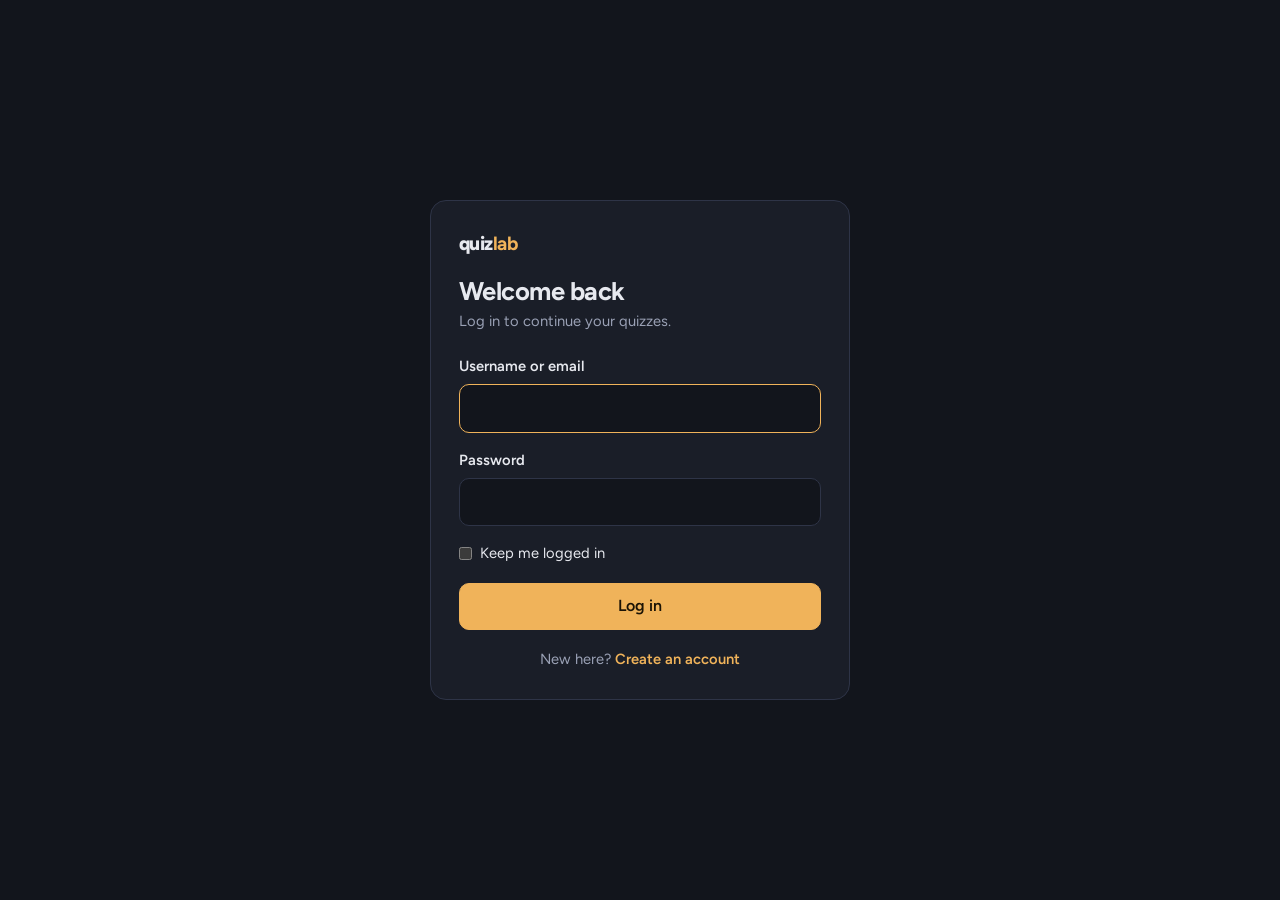
<file: quizlab/login.html>
<!DOCTYPE html>
<html lang="en" data-theme="dark">
<head>
<meta charset="utf-8">
<meta name="viewport" content="width=device-width, initial-scale=1">
<link rel="preconnect" href="https://fonts.googleapis.com">
<link href="https://fonts.googleapis.com/css2?family=Figtree:wght@400;500;600;700;800&display=swap" rel="stylesheet">
<link rel="stylesheet" href="style.css">
<script src="script.js"></script>
<title>Log in – quizlab</title>
</head>
<body>
  <main class="auth">
    <form method="post" action="login">
      <a class="logo" href="index.html">quiz<b>lab</b></a>
      <h1>Welcome back</h1>
      <p class="muted" style="margin-bottom:22px">Log in to continue your quizzes.</p>
      <div class="field"><label for="user">Username or email</label><input id="user" name="username" autocomplete="username" required autofocus></div>
      <div class="field"><label for="pw">Password</label><input id="pw" type="password" name="password" autocomplete="current-password" required></div>
      <label class="check"><input type="checkbox" name="remember"> Keep me logged in</label>
      <button class="btn block" type="submit">Log in</button>
      <p class="alt muted">New here? <a href="register.html">Create an account</a></p>
    </form>
  </main>
</body>
</html>
</file>
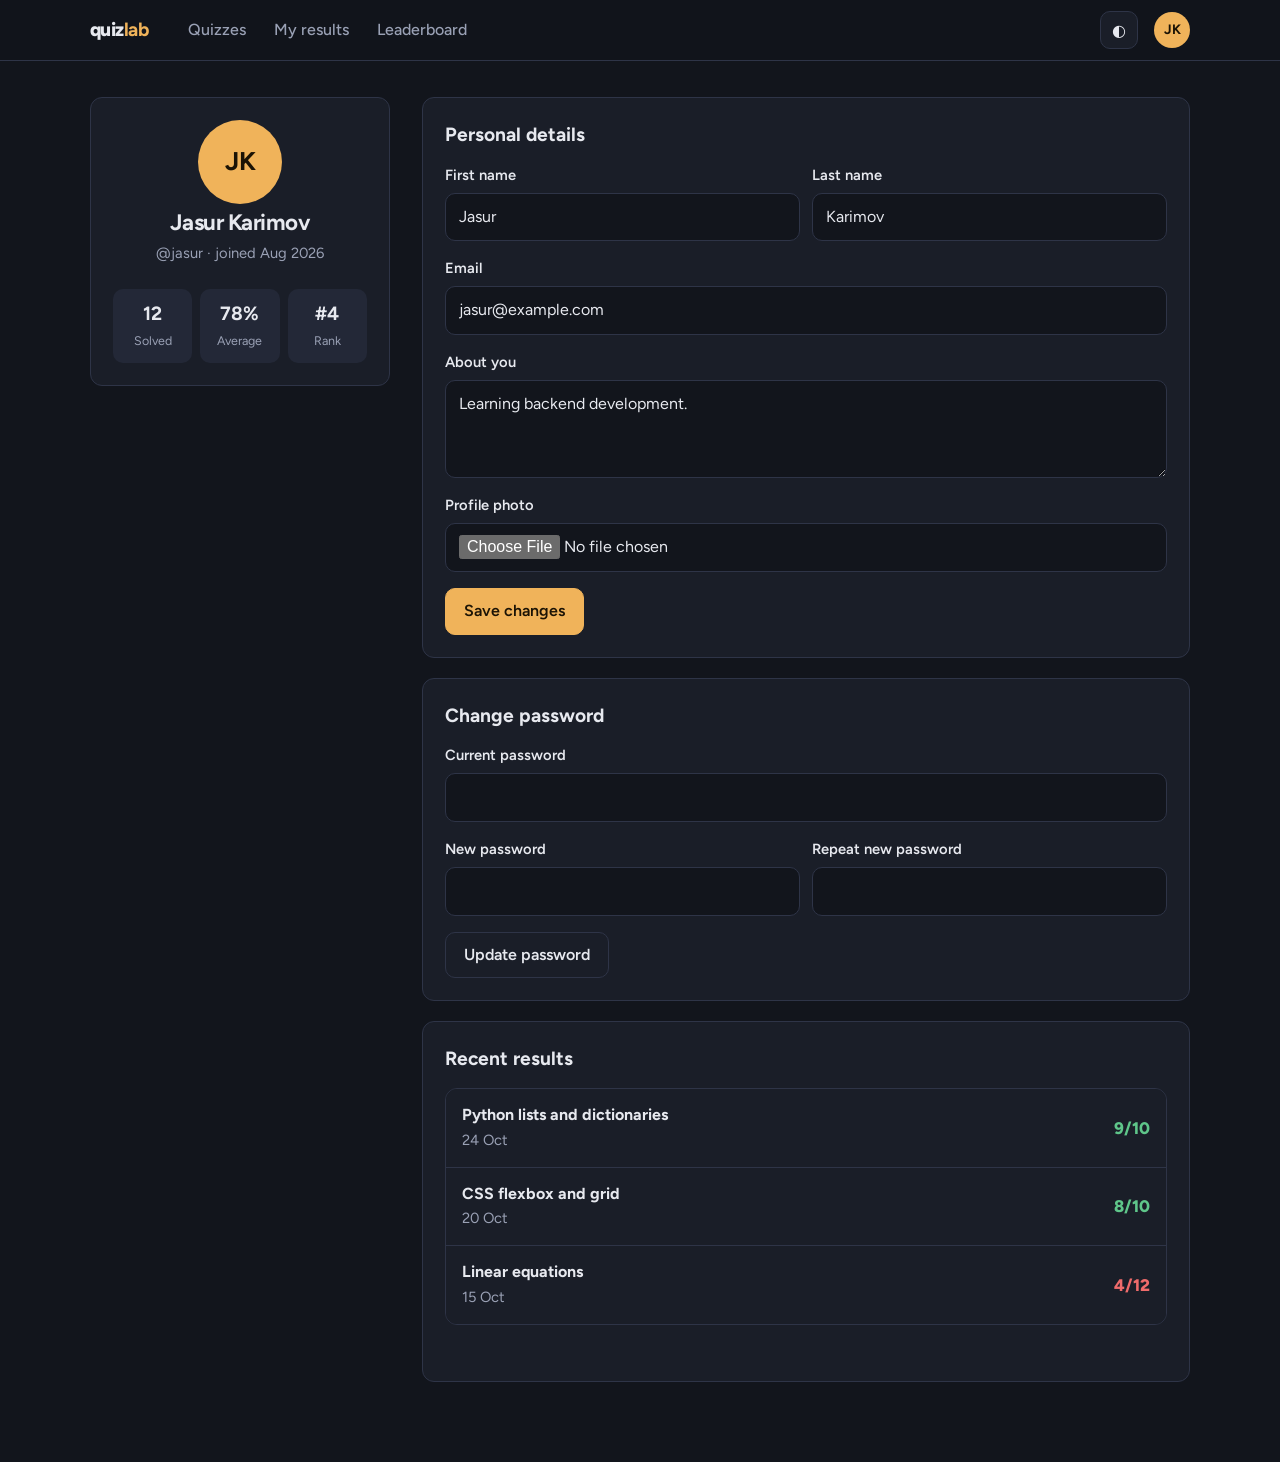
<file: quizlab/profile.html>
<!DOCTYPE html>
<html lang="en" data-theme="dark">
<head>
<meta charset="utf-8">
<meta name="viewport" content="width=device-width, initial-scale=1">
<link rel="preconnect" href="https://fonts.googleapis.com">
<link href="https://fonts.googleapis.com/css2?family=Figtree:wght@400;500;600;700;800&display=swap" rel="stylesheet">
<link rel="stylesheet" href="style.css">
<script src="script.js"></script>
<title>Profile – quizlab</title>
</head>
<body>
  <header class="site">
    <div class="container bar">
      <a class="logo" href="index.html">quiz<b>lab</b></a>
      <nav class="nav" id="nav" aria-label="Main">
        <a href="index.html">Quizzes</a>
        <a href="index.html#solved">My results</a>
        <a href="index.html#top">Leaderboard</a>
      </nav>
      <span class="spacer"></span>
      <button class="icon-btn" type="button" data-theme-toggle aria-label="Switch theme">◐</button>
      <details class="menu">
        <summary aria-label="Account menu"><span class="avatar">JK</span></summary>
        <div class="dropdown">
          <a href="profile.html">Profile</a>
          <hr>
          <form method="post" action="logout"><button type="submit">Log out</button></form>
        </div>
      </details>
      <button class="icon-btn burger" type="button" aria-label="Open menu" aria-expanded="false">☰</button>
    </div>
  </header>
  <main class="container profile">
    <aside>
      <section class="panel who">
        <span class="avatar lg">JK</span>
        <h1 style="font-size:1.4rem">Jasur Karimov</h1>
        <p class="muted">@jasur · joined Aug 2026</p>
        <div class="stats">
          <div><b>12</b><span>Solved</span></div>
          <div><b>78%</b><span>Average</span></div>
          <div><b>#4</b><span>Rank</span></div>
        </div>
      </section>
    </aside>

    <div>
      <form class="panel" method="post" action="profile-update" enctype="multipart/form-data">
        <h2>Personal details</h2>
        <div class="two">
          <div class="field"><label for="first">First name</label><input id="first" name="first_name" value="Jasur" required></div>
          <div class="field"><label for="last">Last name</label><input id="last" name="last_name" value="Karimov" required></div>
        </div>
        <div class="field"><label for="email">Email</label><input id="email" type="email" name="email" value="jasur@example.com" required></div>
        <div class="field"><label for="bio">About you</label><textarea id="bio" name="bio" rows="3">Learning backend development.</textarea></div>
        <div class="field"><label for="photo">Profile photo</label><input id="photo" type="file" name="photo" accept="image/*"></div>
        <button class="btn" type="submit">Save changes</button>
      </form>

      <form class="panel" method="post" action="password-change">
        <h2>Change password</h2>
        <div class="field"><label for="old">Current password</label><input id="old" type="password" name="old_password" autocomplete="current-password" required></div>
        <div class="two">
          <div class="field"><label for="new1">New password</label><input id="new1" type="password" name="new_password1" minlength="8" autocomplete="new-password" required></div>
          <div class="field"><label for="new2">Repeat new password</label><input id="new2" type="password" name="new_password2" minlength="8" autocomplete="new-password" required></div>
        </div>
        <button class="btn ghost" type="submit">Update password</button>
      </form>

      <section class="panel">
        <h2>Recent results</h2>
        <div class="rows">
          <a class="row" href="quiz.html?id=11"><span class="grow"><strong>Python lists and dictionaries</strong><span class="muted">24 Oct</span></span><span class="score ok">9/10</span></a>
          <a class="row" href="quiz.html?id=12"><span class="grow"><strong>CSS flexbox and grid</strong><span class="muted">20 Oct</span></span><span class="score ok">8/10</span></a>
          <a class="row" href="quiz.html?id=13"><span class="grow"><strong>Linear equations</strong><span class="muted">15 Oct</span></span><span class="score bad">4/12</span></a>
        </div>
      </section>
    </div>
  </main>
</body>
</html>
</file>
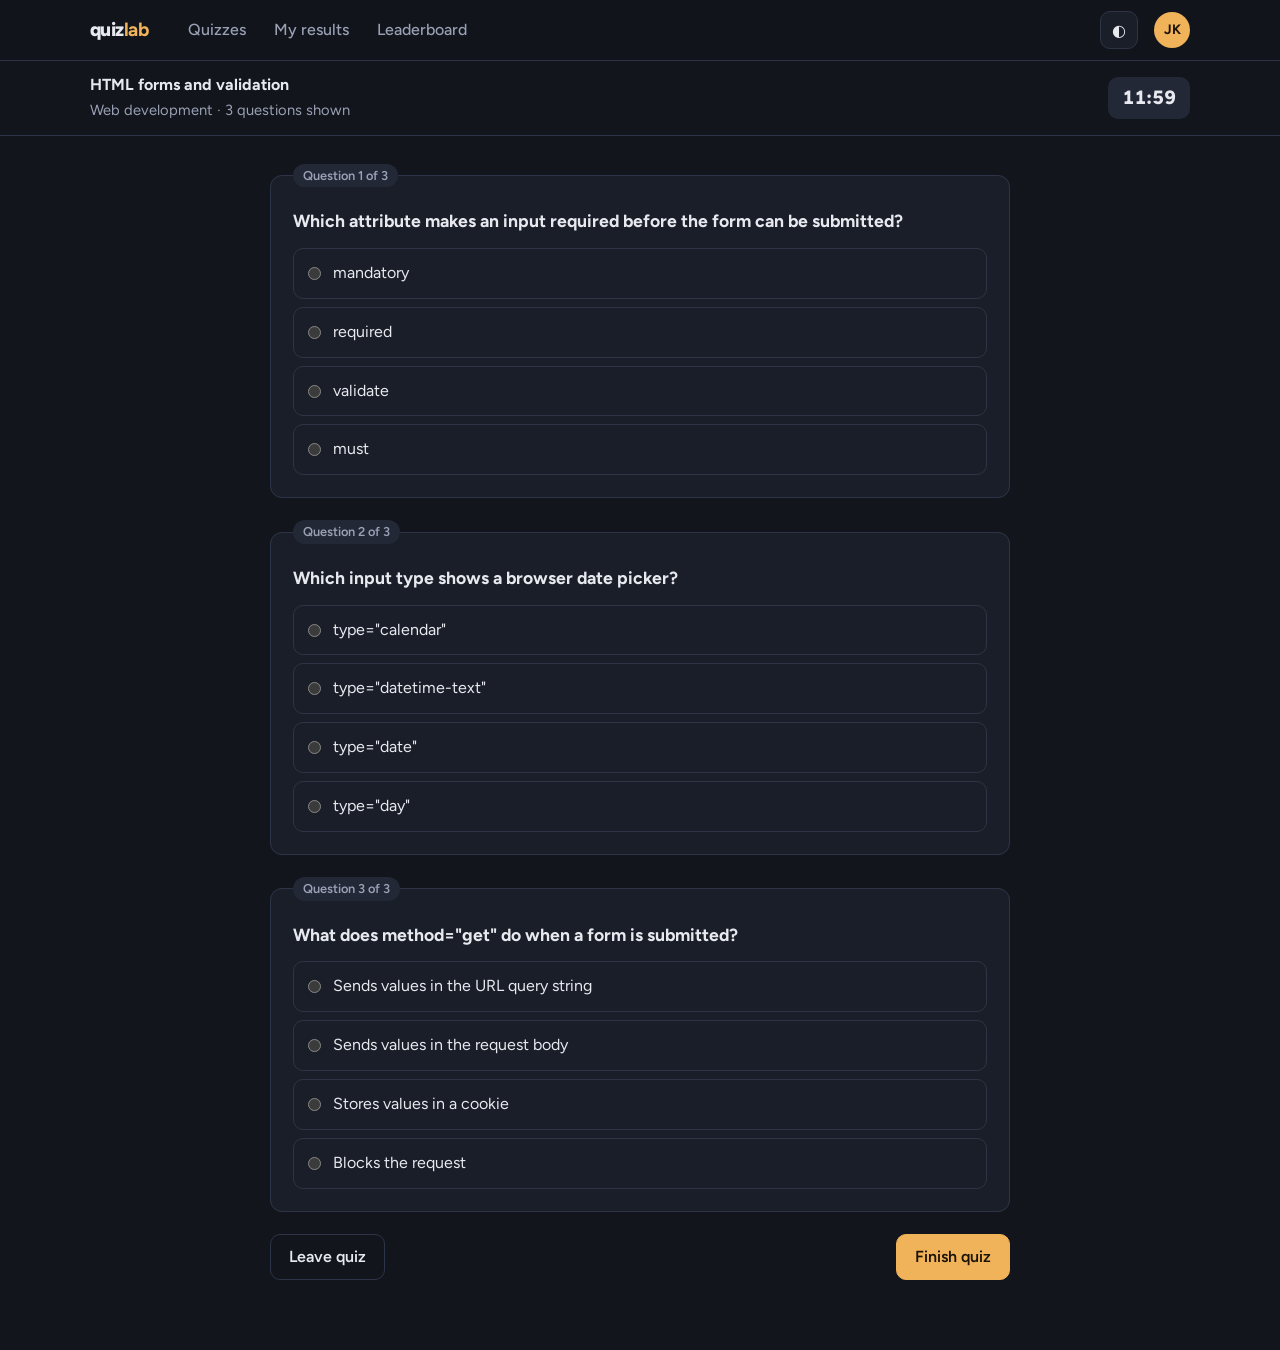
<file: quizlab/quiz.html>
<!DOCTYPE html>
<html lang="en" data-theme="dark">
<head>
<meta charset="utf-8">
<meta name="viewport" content="width=device-width, initial-scale=1">
<link rel="preconnect" href="https://fonts.googleapis.com">
<link href="https://fonts.googleapis.com/css2?family=Figtree:wght@400;500;600;700;800&display=swap" rel="stylesheet">
<link rel="stylesheet" href="style.css">
<script src="script.js"></script>
<title>HTML forms and validation – quizlab</title>
</head>
<body>
  <header class="site">
    <div class="container bar">
      <a class="logo" href="index.html">quiz<b>lab</b></a>
      <nav class="nav" id="nav" aria-label="Main">
        <a href="index.html">Quizzes</a>
        <a href="index.html#solved">My results</a>
        <a href="index.html#top">Leaderboard</a>
      </nav>
      <span class="spacer"></span>
      <button class="icon-btn" type="button" data-theme-toggle aria-label="Switch theme">◐</button>
      <details class="menu">
        <summary aria-label="Account menu"><span class="avatar">JK</span></summary>
        <div class="dropdown">
          <a href="profile.html">Profile</a>
          <hr>
          <form method="post" action="logout"><button type="submit">Log out</button></form>
        </div>
      </details>
      <button class="icon-btn burger" type="button" aria-label="Open menu" aria-expanded="false">☰</button>
    </div>
  </header>
  <div class="qhead">
    <div class="container bar">
      <div>
        <strong>HTML forms and validation</strong><br>
        <span class="muted">Web development · 3 questions shown</span>
      </div>
      <span class="spacer"></span>
      <span class="timer" data-minutes="12" aria-live="off">12:00</span>
    </div>
  </div>

  <main class="qwrap">
    <form method="post" action="quiz-submit">
      <input type="hidden" name="quiz_id" value="2">
      <fieldset class="question" style="border:1px solid var(--line)">
        <legend class="tag">Question 1 of 3</legend>
        <h2>Which attribute makes an input required before the form can be submitted?</h2>
        <label class="option"><input type="radio" name="q1" value="a" required> mandatory</label>
        <label class="option"><input type="radio" name="q1" value="b"> required</label>
        <label class="option"><input type="radio" name="q1" value="c"> validate</label>
        <label class="option"><input type="radio" name="q1" value="d"> must</label>
      </fieldset>
      <fieldset class="question" style="border:1px solid var(--line)">
        <legend class="tag">Question 2 of 3</legend>
        <h2>Which input type shows a browser date picker?</h2>
        <label class="option"><input type="radio" name="q2" value="a" required> type="calendar"</label>
        <label class="option"><input type="radio" name="q2" value="b"> type="datetime-text"</label>
        <label class="option"><input type="radio" name="q2" value="c"> type="date"</label>
        <label class="option"><input type="radio" name="q2" value="d"> type="day"</label>
      </fieldset>
      <fieldset class="question" style="border:1px solid var(--line)">
        <legend class="tag">Question 3 of 3</legend>
        <h2>What does method="get" do when a form is submitted?</h2>
        <label class="option"><input type="radio" name="q3" value="a" required> Sends values in the URL query string</label>
        <label class="option"><input type="radio" name="q3" value="b"> Sends values in the request body</label>
        <label class="option"><input type="radio" name="q3" value="c"> Stores values in a cookie</label>
        <label class="option"><input type="radio" name="q3" value="d"> Blocks the request</label>
      </fieldset>
      <div class="submit-bar">
        <a class="btn ghost" href="index.html">Leave quiz</a>
        <button class="btn" type="submit">Finish quiz</button>
      </div>
    </form>
  </main>
</body>
</html>
</file>
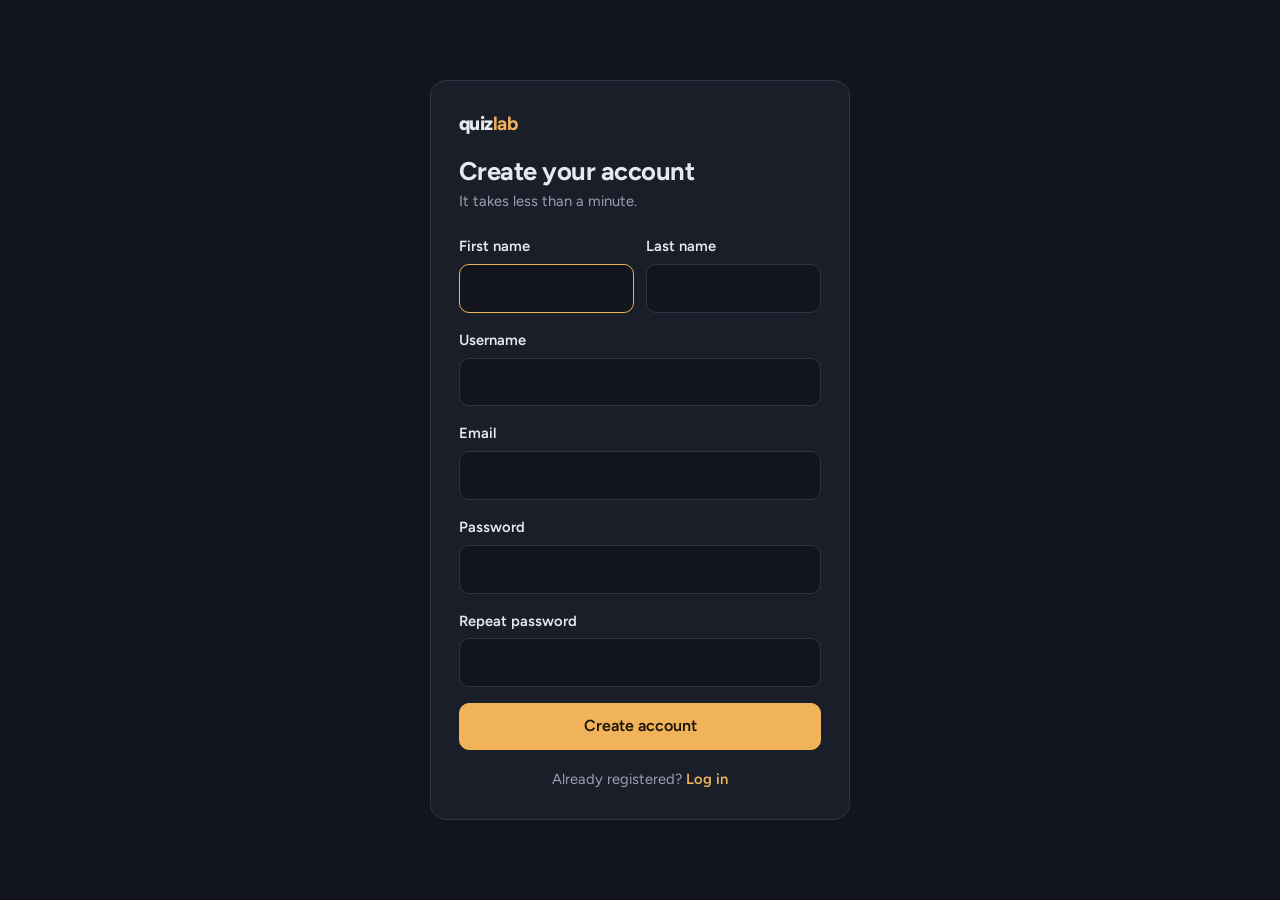
<file: quizlab/register.html>
<!DOCTYPE html>
<html lang="en" data-theme="dark">
<head>
<meta charset="utf-8">
<meta name="viewport" content="width=device-width, initial-scale=1">
<link rel="preconnect" href="https://fonts.googleapis.com">
<link href="https://fonts.googleapis.com/css2?family=Figtree:wght@400;500;600;700;800&display=swap" rel="stylesheet">
<link rel="stylesheet" href="style.css">
<script src="script.js"></script>
<title>Sign up – quizlab</title>
</head>
<body>
  <main class="auth">
    <form method="post" action="register">
      <a class="logo" href="index.html">quiz<b>lab</b></a>
      <h1>Create your account</h1>
      <p class="muted" style="margin-bottom:22px">It takes less than a minute.</p>
      <div class="two">
        <div class="field"><label for="first">First name</label><input id="first" name="first_name" autocomplete="given-name" required autofocus></div>
        <div class="field"><label for="last">Last name</label><input id="last" name="last_name" autocomplete="family-name" required></div>
      </div>
      <div class="field"><label for="uname">Username</label><input id="uname" name="username" autocomplete="username" minlength="3" required></div>
      <div class="field"><label for="mail">Email</label><input id="mail" type="email" name="email" autocomplete="email" required></div>
      <div class="field"><label for="p1">Password</label><input id="p1" type="password" name="password1" minlength="8" autocomplete="new-password" required></div>
      <div class="field"><label for="p2">Repeat password</label><input id="p2" type="password" name="password2" minlength="8" autocomplete="new-password" required></div>
      <button class="btn block" type="submit">Create account</button>
      <p class="alt muted">Already registered? <a href="login.html">Log in</a></p>
    </form>
  </main>
</body>
</html>
</file>
<file: quizlab/style.css>
:root{--bg:#12151c;--surface:#1a1e28;--raised:#232837;--line:#2e3447;--text:#e7e9ef;--muted:#9aa1b5;--accent:#f0b35a;--accent-ink:#1b1305;--ok:#5fc68a;--bad:#ef6b6b;--r:12px;color-scheme:dark}
[data-theme=light]{--bg:#f3f4f8;--surface:#fff;--raised:#eceef4;--line:#dcdfe9;--text:#1a1d29;--muted:#636c85;--accent:#c27a0e;--accent-ink:#fff;--ok:#1f8f55;--bad:#c93a3a;color-scheme:light}
*{box-sizing:border-box;margin:0}
[hidden]{display:none!important}
body{font:16px/1.55 "Figtree",system-ui,sans-serif;background:var(--bg);color:var(--text);min-height:100vh}
a{color:inherit;text-decoration:none}
ul,ol{list-style:none;padding:0}
:focus-visible{outline:2px solid var(--accent);outline-offset:2px}
.container{width:min(1100px,100% - 32px);margin-inline:auto}
h1{font-size:clamp(1.6rem,4vw,2.2rem);line-height:1.15;letter-spacing:-.02em}
h2{font-size:1.2rem;margin-bottom:14px}
.muted{color:var(--muted);font-size:.92rem}

/* header */
.site{position:sticky;top:0;z-index:20;background:color-mix(in srgb,var(--bg) 88%,transparent);backdrop-filter:blur(10px);border-bottom:1px solid var(--line)}
.bar{display:flex;align-items:center;gap:16px;height:60px}
.logo{font-weight:800;font-size:1.2rem;letter-spacing:-.03em}
.logo b{color:var(--accent)}
.nav{display:flex;gap:4px;margin-left:12px}
.nav a{padding:8px 12px;border-radius:8px;color:var(--muted);font-weight:500}
.nav a:hover,.nav a[aria-current]{color:var(--text);background:var(--raised)}
.spacer{flex:1}
.icon-btn{width:38px;height:38px;border-radius:10px;border:1px solid var(--line);background:var(--surface);color:var(--text);cursor:pointer;font-size:1rem}
.icon-btn:hover{background:var(--raised)}
.burger{display:none}
.menu{position:relative}
.menu summary{list-style:none;cursor:pointer;display:flex;align-items:center;gap:8px}
.menu summary::-webkit-details-marker{display:none}
.avatar{width:36px;height:36px;border-radius:50%;background:var(--accent);color:var(--accent-ink);display:grid;place-items:center;font-weight:700;font-size:.85rem;flex:none}
.avatar.lg{width:84px;height:84px;font-size:1.6rem}
.dropdown{position:absolute;right:0;top:46px;min-width:190px;background:var(--surface);border:1px solid var(--line);border-radius:var(--r);padding:6px;box-shadow:0 12px 32px rgba(0,0,0,.35)}
.dropdown a,.dropdown button{display:block;width:100%;text-align:left;padding:9px 12px;border-radius:8px;border:0;background:none;color:inherit;font:inherit;cursor:pointer}
.dropdown a:hover,.dropdown button:hover{background:var(--raised)}
.dropdown hr{border:0;border-top:1px solid var(--line);margin:6px 0}

/* buttons, tags, fields */
.btn{display:inline-flex;align-items:center;justify-content:center;gap:6px;padding:10px 18px;border-radius:10px;border:1px solid var(--accent);background:var(--accent);color:var(--accent-ink);font:inherit;font-weight:600;cursor:pointer;transition:transform .12s,filter .12s}
.btn:hover{filter:brightness(1.08)}
.btn:active{transform:scale(.97)}
.btn.ghost{background:none;color:var(--text);border-color:var(--line)}
.btn.ghost:hover{background:var(--raised)}
.btn.block{width:100%}
.tag{display:inline-block;padding:2px 10px;border-radius:99px;background:var(--raised);color:var(--muted);font-size:.8rem;font-weight:600}
.field{display:grid;gap:6px;margin-bottom:16px}
.field label{font-weight:600;font-size:.92rem}
input,select,textarea{width:100%;padding:11px 13px;border-radius:10px;border:1px solid var(--line);background:var(--bg);color:var(--text);font:inherit}
input:focus,select:focus,textarea:focus{border-color:var(--accent);outline:none}
input[type=checkbox],input[type=radio]{width:auto;accent-color:var(--accent)}

/* home */
.top{padding:36px 0 22px}
.top p{margin-top:6px}
.filter{display:flex;flex-wrap:wrap;gap:10px;margin-bottom:28px;padding:12px;border:1px solid var(--line);border-radius:var(--r);background:var(--surface)}
.filter input{flex:2 1 200px}
.filter select{flex:1 1 150px}
.layout{display:grid;grid-template-columns:1fr 300px;gap:32px;padding-bottom:60px;align-items:start}
.grid{display:grid;grid-template-columns:repeat(auto-fill,minmax(250px,1fr));gap:14px;margin-bottom:34px}
.quiz{background:var(--surface);border:1px solid var(--line);border-radius:var(--r);padding:18px;display:flex;flex-direction:column;gap:10px}
.quiz h3{font-size:1.05rem;line-height:1.3}
.quiz .meta{display:flex;gap:14px;color:var(--muted);font-size:.88rem;flex-wrap:wrap}
.quiz form{margin-top:auto;padding-top:6px}
.rows{border:1px solid var(--line);border-radius:var(--r);overflow:hidden;margin-bottom:34px}
.row{display:flex;align-items:center;gap:14px;padding:14px 16px;background:var(--surface)}
.row+.row{border-top:1px solid var(--line)}
.row .grow{flex:1;min-width:0}
.row strong{display:block;white-space:nowrap;overflow:hidden;text-overflow:ellipsis}
.score{font-weight:800;font-size:1.05rem}
.score.ok{color:var(--ok)}.score.bad{color:var(--bad)}
.empty{padding:18px;color:var(--muted);border:1px dashed var(--line);border-radius:var(--r);margin-bottom:34px}
.side{position:sticky;top:80px;background:var(--surface);border:1px solid var(--line);border-radius:var(--r);padding:18px}
.solvers li{display:flex;align-items:center;gap:12px;padding:10px 0}
.solvers li+li{border-top:1px solid var(--line)}
.solvers .rank{width:22px;color:var(--muted);font-weight:700}
.solvers li:first-child .rank{color:var(--accent)}
.solvers .pts{margin-left:auto;font-weight:700}

/* auth */
.auth{min-height:100vh;display:grid;place-items:center;padding:24px}
.auth form{width:min(420px,100%);background:var(--surface);border:1px solid var(--line);border-radius:16px;padding:28px}
.auth h1{font-size:1.6rem;margin:18px 0 4px}
.auth .logo{display:block}
.auth .alt{text-align:center;margin-top:18px}
.auth .alt a{color:var(--accent);font-weight:600}
.two{display:grid;grid-template-columns:1fr 1fr;gap:12px}
.check{display:flex;align-items:center;gap:8px;margin-bottom:18px;font-size:.92rem}

/* profile */
.profile{display:grid;grid-template-columns:300px 1fr;gap:32px;padding:36px 0 60px;align-items:start}
.panel{background:var(--surface);border:1px solid var(--line);border-radius:var(--r);padding:22px;margin-bottom:20px}
.who{display:grid;gap:6px;justify-items:center;text-align:center}
.stats{display:grid;grid-template-columns:repeat(3,1fr);gap:8px;margin-top:18px;width:100%}
.stats div{background:var(--raised);border-radius:10px;padding:10px 4px}
.stats b{display:block;font-size:1.2rem}
.stats span{font-size:.78rem;color:var(--muted)}

/* quiz page */
.qhead{position:sticky;top:60px;z-index:10;background:var(--bg);border-bottom:1px solid var(--line)}
.qhead .bar{height:auto;padding:12px 0;flex-wrap:wrap}
.timer{font-variant-numeric:tabular-nums;font-weight:800;font-size:1.2rem;padding:6px 14px;border-radius:10px;background:var(--raised)}
.timer.low{color:var(--bad)}
.qwrap{width:min(740px,100% - 32px);margin:28px auto 70px}
.question{margin-bottom:22px;padding:22px;background:var(--surface);border:1px solid var(--line);border-radius:var(--r);border:1px solid var(--line)}
.question h2{font-size:1.1rem;margin-bottom:14px;line-height:1.4}
.option{display:flex;align-items:center;gap:12px;padding:12px 14px;border:1px solid var(--line);border-radius:10px;cursor:pointer;margin-top:8px;transition:border-color .12s,background .12s}
.option:hover{background:var(--raised)}
.option:has(input:checked){border-color:var(--accent);background:color-mix(in srgb,var(--accent) 12%,transparent)}
.submit-bar{display:flex;justify-content:space-between;align-items:center;gap:12px;flex-wrap:wrap}

@media(max-width:820px){
 .layout,.profile{grid-template-columns:1fr}
 .side{position:static}
 .burger{display:block}
 .nav{display:none;position:absolute;top:60px;left:0;right:0;flex-direction:column;margin:0;padding:10px 16px;background:var(--surface);border-bottom:1px solid var(--line)}
 .nav.open{display:flex}
 .qhead{top:60px}
}
@media(max-width:480px){.two{grid-template-columns:1fr}.row{flex-wrap:wrap}}
@media(prefers-reduced-motion:reduce){*{transition:none!important}}
</file>
